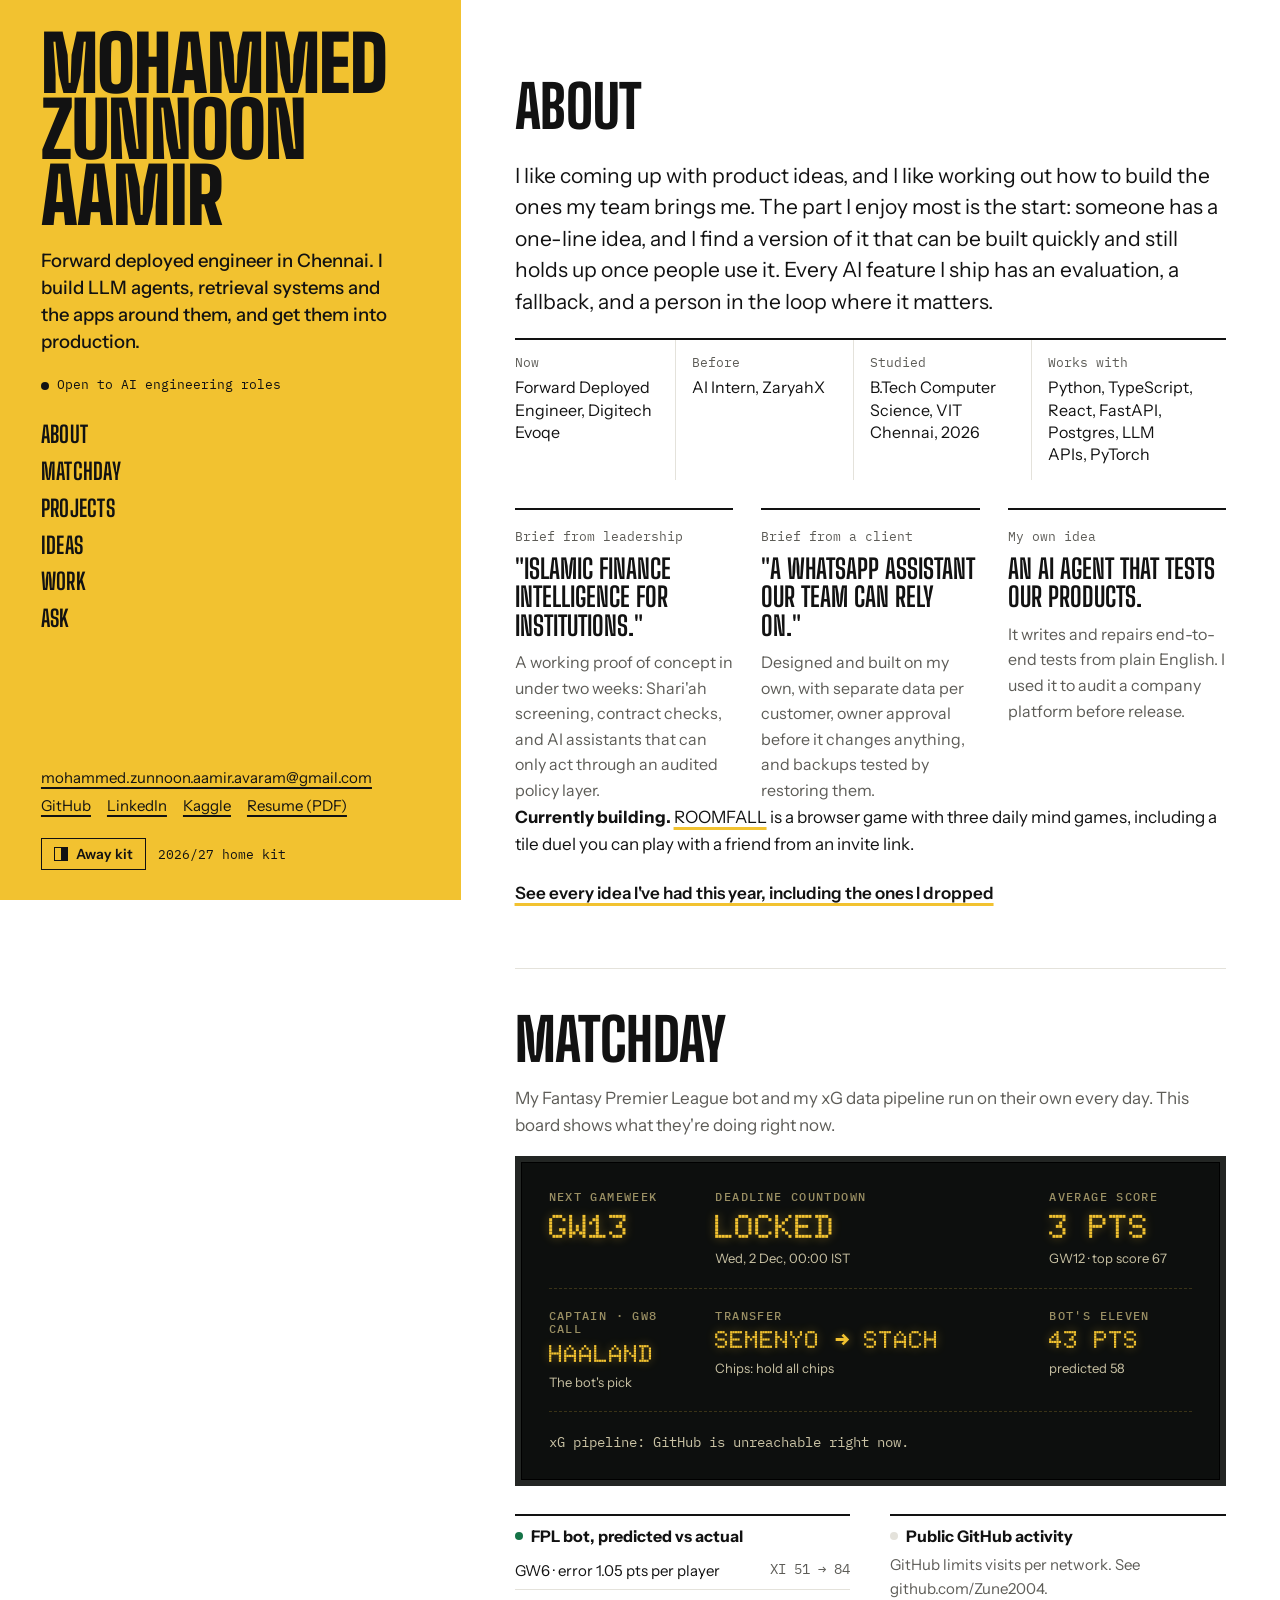
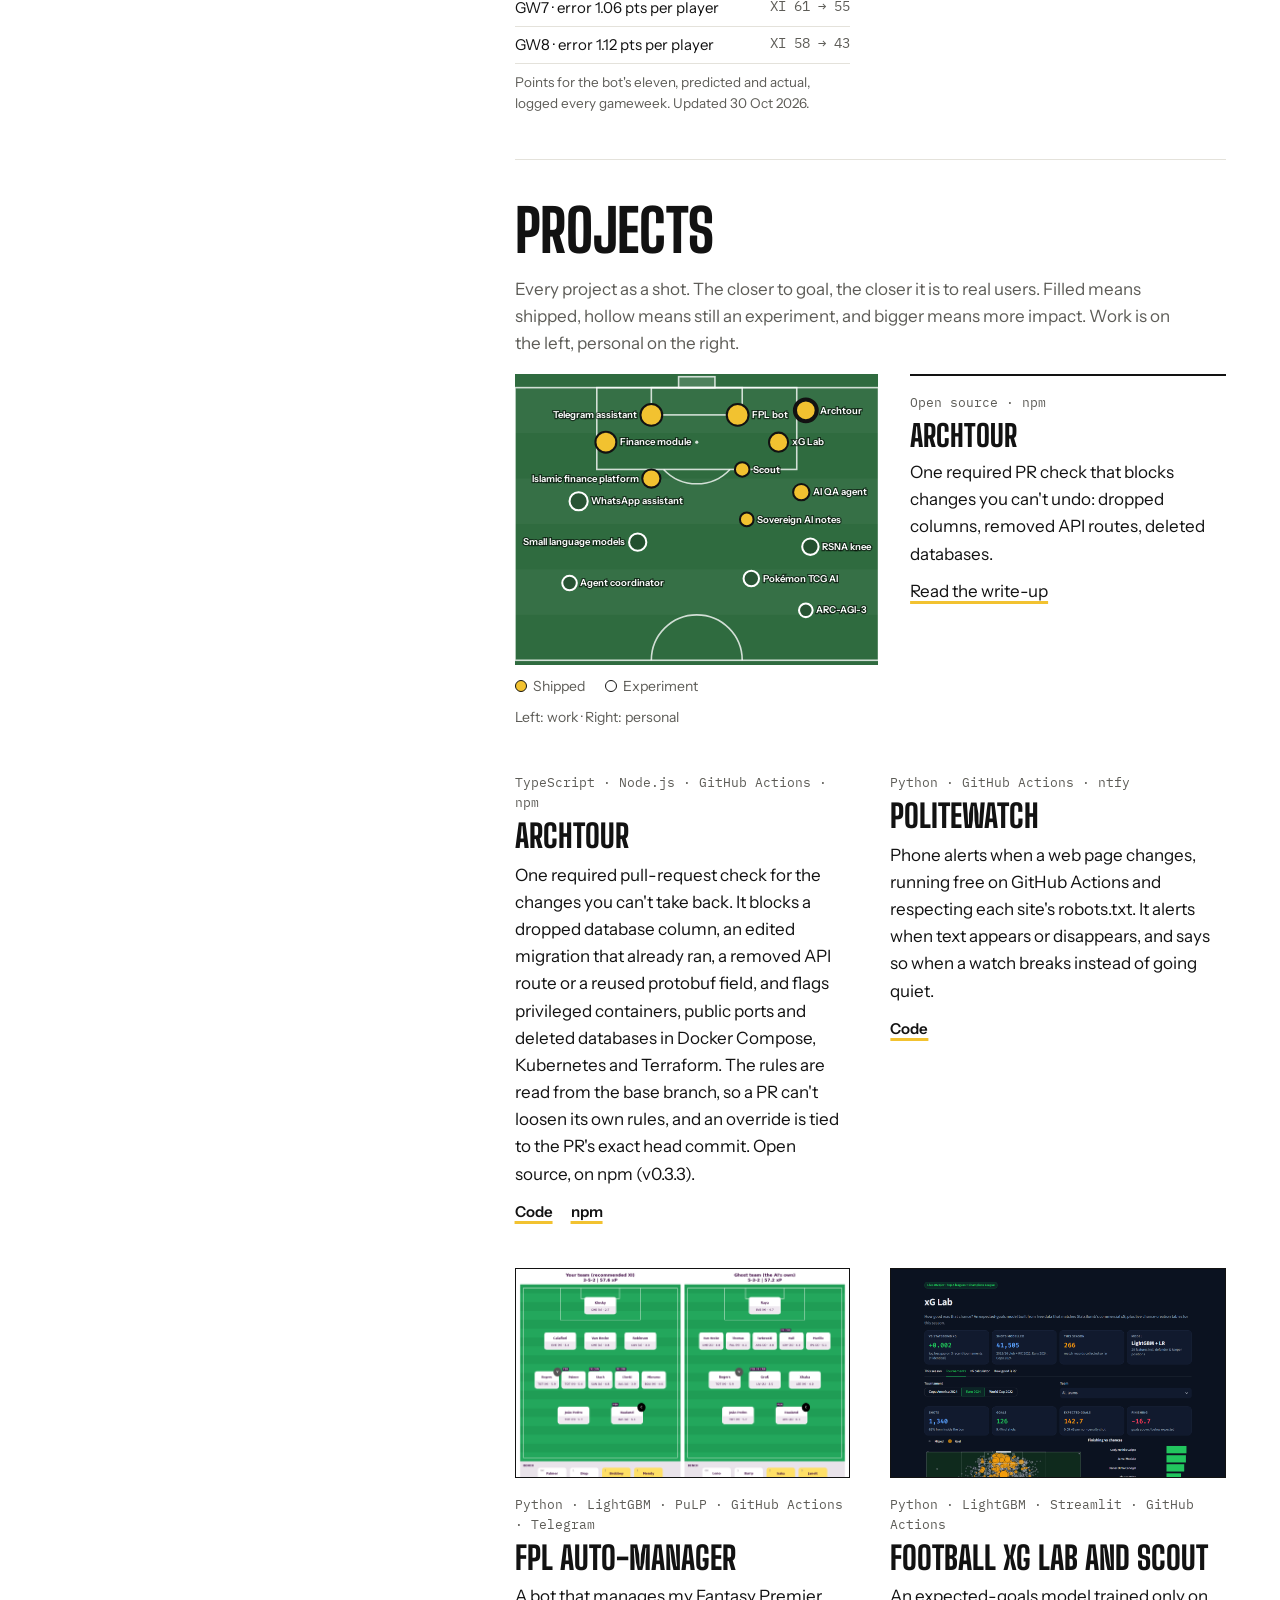
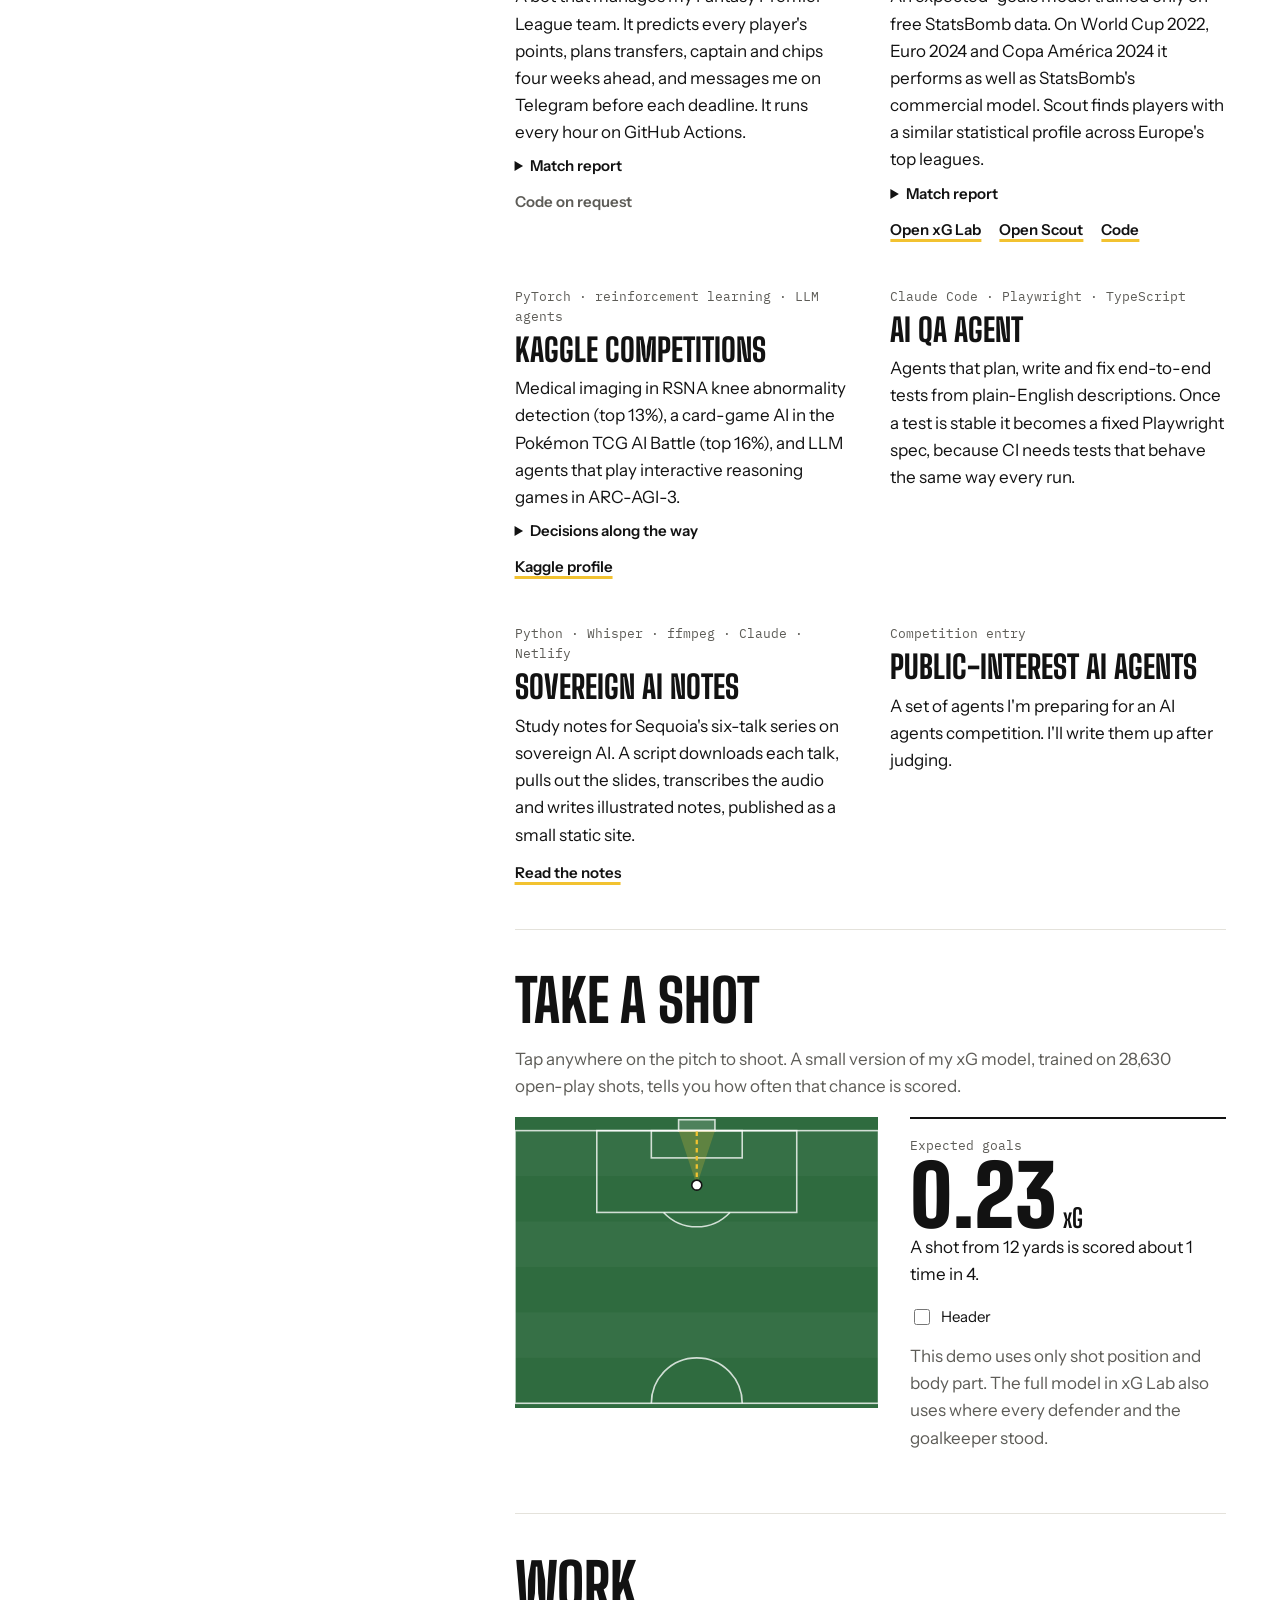
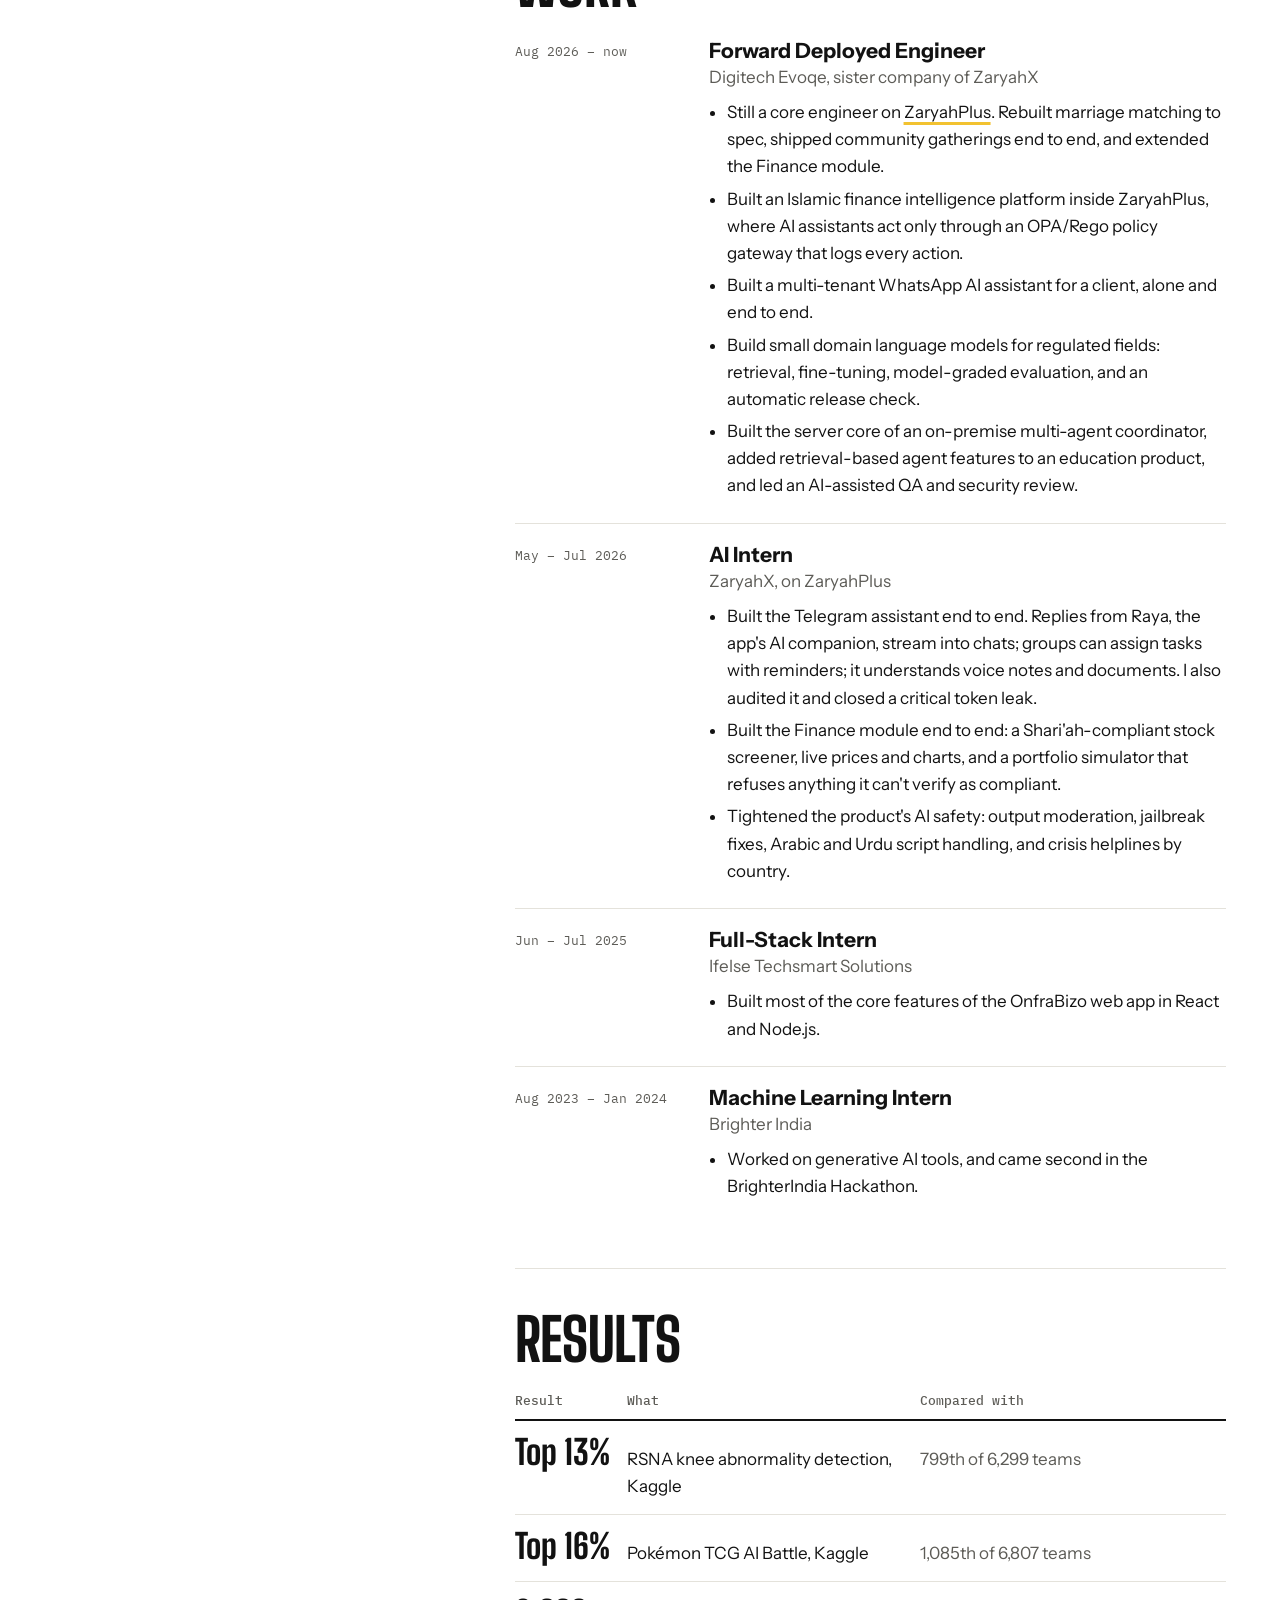
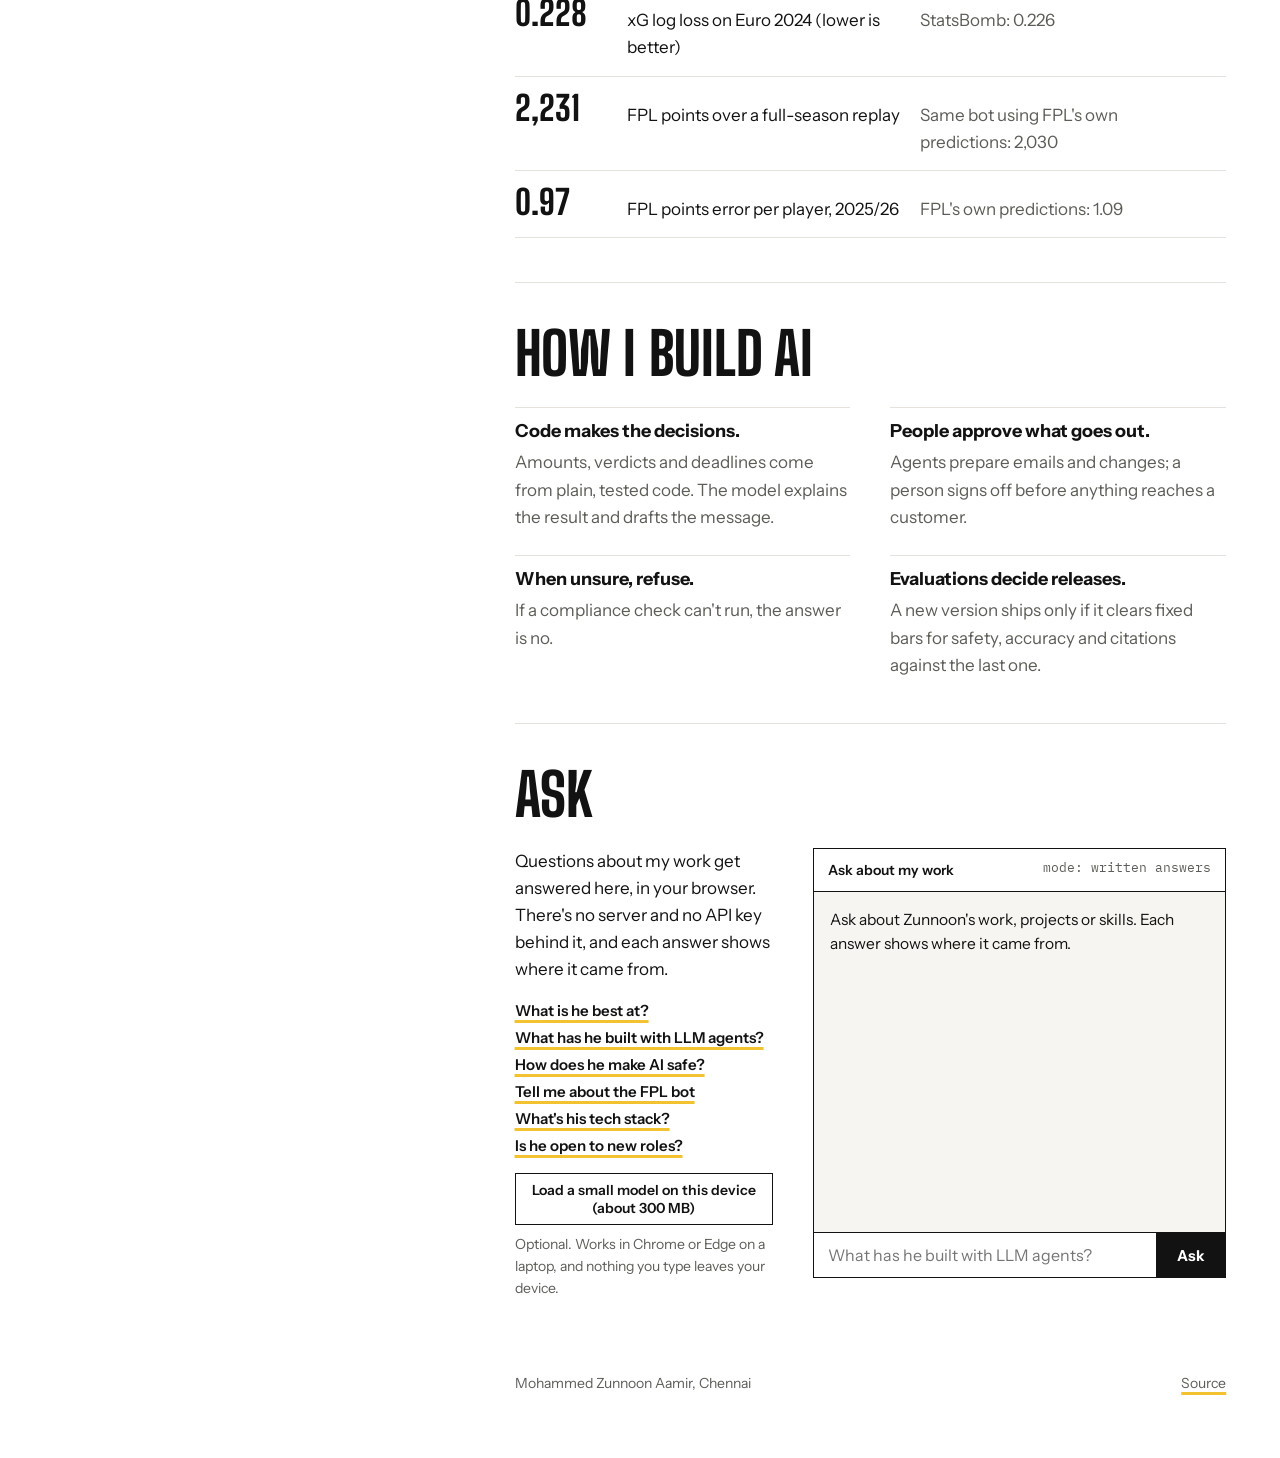
<file: index.html>
<!doctype html>
<html lang="en">
<head>
<meta charset="utf-8">
<meta name="viewport" content="width=device-width, initial-scale=1">
<title>Mohammed Zunnoon Aamir</title>
<meta name="description" content="Mohammed Zunnoon Aamir, Forward deployed engineer in Chennai. I build LLM agents, retrieval systems and the apps around them, and get them into production.">
<meta property="og:title" content="Mohammed Zunnoon Aamir">
<meta property="og:description" content="Forward deployed engineer in Chennai. Work, projects, a live matchday board and the ideas I've signed and released.">
<meta property="og:image" content="https://zune2004.github.io/assets/img/og.png">
<meta name="twitter:card" content="summary_large_image">
<meta name="theme-color" content="#f2c230">
<link rel="icon" href="data:image/svg+xml,<svg xmlns='http://www.w3.org/2000/svg' viewBox='0 0 32 32'><rect width='32' height='32' fill='%23f2c230'/><text x='16' y='25' font-family='Arial Narrow,Arial' font-size='24' font-weight='900' fill='%23121212' text-anchor='middle'>Z</text></svg>">
<link rel="preconnect" href="https://fonts.googleapis.com">
<link rel="preconnect" href="https://fonts.gstatic.com" crossorigin>
<link href="https://fonts.googleapis.com/css2?family=Big+Shoulders+Display:wght@700;800;900&family=Doto:wght@900&family=IBM+Plex+Mono:wght@400;500&family=Instrument+Sans:wght@400;500;600;700&display=swap" rel="stylesheet">
<link rel="stylesheet" href="assets/css/site.css">
<script>
  try { var t = localStorage.getItem('theme'); if (t) document.documentElement.setAttribute('data-theme', t); } catch (e) {}
</script>
</head>
<body>
<div class="shell">

<aside class="panel">
  <h1 class="name"><a href="index.html">Mohammed<br>Zunnoon<br>Aamir</a></h1>
  <p class="role">Forward deployed engineer in Chennai. I build LLM agents, retrieval systems and the apps around them, and get them into production.</p>
  <span class="status">Open to AI engineering roles</span>
  <nav aria-label="Sections">
    <a href="#about">About</a>
    <a href="#matchday">Matchday</a>
    <a href="#projects">Projects</a>
    <a href="ideas.html">Ideas</a>
    <a href="#work">Work</a>
    <a href="#ask">Ask</a>
  </nav>
  <div class="contact">
    <a href="mailto:mohammed.zunnoon.aamir.avaram@gmail.com">mohammed.zunnoon.aamir.avaram@gmail.com</a>
    <div class="row">
      <a href="https://github.com/Zune2004">GitHub</a>
      <a href="https://linkedin.com/in/zunnoon-a68156202">LinkedIn</a>
      <a href="https://www.kaggle.com/mozune4002">Kaggle</a>
      <a href="assets/Mohammed-Zunnoon-Aamir-Resume.pdf">Resume (PDF)</a>
    </div>
  </div>
  <div class="kit">
    <button id="theme" type="button"><span class="swatch" aria-hidden="true"></span><span id="kit-label">Away kit</span></button>
    <span class="season" id="kit-season">2026/27 home kit</span>
  </div>
</aside>

<main class="content">

  <section class="sec" id="about">
    <h2>About</h2>
    <p class="lead">I like coming up with product ideas, and I like working out how to build the ones my team brings me.
      The part I enjoy most is the start: someone has a one-line idea, and I find a version of it that can be built quickly and
      still holds up once people use it. Every AI feature I ship has an evaluation, a fallback, and a person in the loop where it matters.</p>
    <dl class="facts">
      <div><dt>Now</dt><dd>Forward Deployed Engineer, Digitech Evoqe</dd></div>
      <div><dt>Before</dt><dd>AI Intern, ZaryahX</dd></div>
      <div><dt>Studied</dt><dd>B.Tech Computer Science, VIT Chennai, 2026</dd></div>
      <div><dt>Works with</dt><dd>Python, TypeScript, React, FastAPI, Postgres, LLM APIs, PyTorch</dd></div>
    </dl>
    <div class="briefs">
      <div class="brief">
        <span class="label">Brief from leadership</span>
        <div class="quote">"Islamic finance intelligence for institutions."</div>
        <p>A working proof of concept in under two weeks: Shari'ah screening, contract checks, and AI assistants that can only act through an audited policy layer.</p>
      </div>
      <div class="brief">
        <span class="label">Brief from a client</span>
        <div class="quote">"A WhatsApp assistant our team can rely on."</div>
        <p>Designed and built on my own, with separate data per customer, owner approval before it changes anything, and backups tested by restoring them.</p>
      </div>
      <div class="brief">
        <span class="label">My own idea</span>
        <div class="quote">An AI agent that tests our products.</div>
        <p>It writes and repairs end-to-end tests from plain English. I used it to audit a company platform before release.</p>
      </div>
    </div>
    <p><strong>Currently building.</strong> <a href="https://roomfall.pages.dev/">ROOMFALL</a> is a browser game with three daily mind games, including a tile duel you can play with a friend from an invite link.</p>
    <p class="more"><a href="ideas.html">See every idea I've had this year, including the ones I dropped</a></p>
  </section>

  <section class="sec" id="matchday">
    <h2>Matchday</h2>
    <p class="sec-intro">My Fantasy Premier League bot and my xG data pipeline run on their own every day. This board shows what they're doing right now.</p>
    <div class="board" role="region" aria-label="Live scoreboard">
      <div class="board-grid" id="board">
        <div class="cell"><div class="k">Next gameweek</div><div class="v" id="b-gw">--</div></div>
        <div class="cell wide"><div class="k">Deadline countdown</div><div class="v" id="b-count">--:--:--</div><div class="s" id="b-deadline">Loading the fixture list…</div></div>
        <div class="cell"><div class="k">Average score</div><div class="v" id="b-avg">--</div><div class="s" id="b-top"></div></div>
        <hr>
        <div class="cell"><div class="k" id="b-call">Captain</div><div class="v sm" id="b-cap">--</div><div class="s">The bot's pick</div></div>
        <div class="cell wide"><div class="k">Transfer</div><div class="v sm" id="b-transfer">--</div><div class="s" id="b-chips"></div></div>
        <div class="cell"><div class="k">Bot's eleven</div><div class="v sm" id="b-pts">--</div><div class="s" id="b-pred"></div></div>
        <hr>
        <div class="ticker" id="b-ticker">xG pipeline: loading today's matches…</div>
      </div>
    </div>
    <div class="board-foot">
      <div class="live-card" id="live-acc"><h3><span class="dot"></span>FPL bot, predicted vs actual</h3><div class="skeleton">Loading…</div></div>
      <div class="live-card" id="live-gh"><h3><span class="dot"></span>Public GitHub activity</h3><div class="skeleton">Asking GitHub…</div></div>
    </div>
  </section>

  <section class="sec" id="projects">
    <h2>Projects</h2>
    <p class="sec-intro">Every project as a shot. The closer to goal, the closer it is to real users. Filled means shipped, hollow means still an experiment, and bigger means more impact. Work is on the left, personal on the right.</p>
    <div class="pitch-wrap">
      <div>
        <svg class="pitch" id="shotmap" viewBox="0 -3 80 64" role="img" aria-label="Shot map of projects"></svg>
        <div class="legend"><span><i class="g"></i>Shipped</span><span><i class="m"></i>Experiment</span><span>Left: work · Right: personal</span></div>
      </div>
      <div class="shot-card" id="shot-card" aria-live="polite">
        <span class="label">Tap a shot</span>
        <h3>Pick a project</h3>
        <p class="muted">Each marker opens a short summary. The full write-ups are below.</p>
      </div>
    </div>

    <div class="projects">
      <article class="project" id="p-archtour">
        <span class="label">TypeScript · Node.js · GitHub Actions · npm</span>
        <h3>Archtour</h3>
        <p>One required pull-request check for the changes you can't take back. It blocks a dropped database column, an edited
          migration that already ran, a removed API route or a reused protobuf field, and flags privileged containers, public ports
          and deleted databases in Docker Compose, Kubernetes and Terraform. The rules are read from the base branch, so a PR can't
          loosen its own rules, and an override is tied to the PR's exact head commit. Open source, on npm (v0.3.3).</p>
        <div class="links">
          <a href="https://github.com/Zune2004/archtour">Code</a>
          <a href="https://www.npmjs.com/package/archtour">npm</a>
        </div>
      </article>

      <article class="project" id="p-politewatch">
        <span class="label">Python · GitHub Actions · ntfy</span>
        <h3>politewatch</h3>
        <p>Phone alerts when a web page changes, running free on GitHub Actions and respecting each site's robots.txt. It alerts
          when text appears or disappears, and says so when a watch breaks instead of going quiet.</p>
        <div class="links"><a href="https://github.com/Zune2004/politewatch">Code</a></div>
      </article>

      <article class="project" id="p-fpl">
        <div class="shotimg"><img src="assets/img/fpl-lineup.png" alt="The FPL bot's recommended starting eleven next to its own ghost team" loading="lazy"></div>
        <span class="label">Python · LightGBM · PuLP · GitHub Actions · Telegram</span>
        <h3>FPL Auto-Manager</h3>
        <p>A bot that manages my Fantasy Premier League team. It predicts every player's points, plans transfers, captain and chips
          four weeks ahead, and messages me on Telegram before each deadline. It runs every hour on GitHub Actions.</p>
        <details class="report">
          <summary>Match report</summary>
          <div class="score"><span class="team">Bot using FPL's own predictions</span><span class="nums">2,030 – 2,231</span><span class="team">My bot</span></div>
          <ol class="moments">
            <li><time>8 Oct</time>Integer-programming optimiser plans four gameweeks of transfers; a full replay of 2025/26 wins by 201 points.</li>
            <li><time>8 Oct</time>Found that a popular dataset's "expected points" column was recorded after the matches, so I only compare against it on clean data.</li>
            <li><time>8 Oct</time>Moved to GitHub Actions: an hourly check that only wakes the full pipeline near a deadline, with reports on Telegram.</li>
            <li><time>8 Oct</time>Reads my real team from a screenshot with free OCR, so the bot never needs my FPL password.</li>
            <li><time>9 Oct</time>Smaller trees (15 leaves instead of 31) beat the old model on both replay seasons.</li>
          </ol>
          <p class="motm"><b>Player of the match</b>Splitting the model in two: one part predicts whether a player plays, the other how many points he scores if he does.</p>
        </details>
        <div class="links"><span class="muted">Code on request</span></div>
      </article>

      <article class="project" id="p-xg">
        <div class="shotimg"><img src="assets/img/xg-tournaments.png" alt="xG Lab comparing its predictions with StatsBomb's by tournament" loading="lazy"></div>
        <span class="label">Python · LightGBM · Streamlit · GitHub Actions</span>
        <h3>Football xG Lab and Scout</h3>
        <p>An expected-goals model trained only on free StatsBomb data. On World Cup 2022, Euro 2024 and Copa América 2024 it performs
          as well as StatsBomb's commercial model. Scout finds players with a similar statistical profile across Europe's top leagues.</p>
        <details class="report">
          <summary>Match report</summary>
          <div class="score"><span class="team">StatsBomb, Euro 2024 log loss</span><span class="nums">0.226 – 0.228</span><span class="team">My model</span></div>
          <ol class="moments">
            <li><time>8 Oct</time>Added freeze frames, where every player stood at the shot. They closed 95% of the gap to StatsBomb.</li>
            <li><time>9 Oct</time>Tested on three tournaments the model never saw, and published the app.</li>
            <li><time>9 Oct</time>Daily GitHub Actions jobs started pulling current-season data for the top five leagues.</li>
            <li><time>9 Oct</time>Added "why this number": each shot's xG broken down factor by factor.</li>
            <li><time>21 Oct</time>The data source began rate-limiting; the job now retries and saves partial progress.</li>
          </ol>
          <p class="motm"><b>Player of the match</b>Splitting train and test data by match, so shots from one game never leak between them.</p>
        </details>
        <div class="links">
          <a href="https://xg-lab-football.streamlit.app/">Open xG Lab</a>
          <a href="https://football-scout-labs.streamlit.app/">Open Scout</a>
          <a href="https://github.com/Zune2004/football-xg-lab">Code</a>
        </div>
      </article>

      <article class="project" id="p-kaggle">
        <span class="label">PyTorch · reinforcement learning · LLM agents</span>
        <h3>Kaggle competitions</h3>
        <p>Medical imaging in RSNA knee abnormality detection (top 13%), a card-game AI in the Pokémon TCG AI Battle (top 16%), and LLM
          agents that play interactive reasoning games in ARC-AGI-3.</p>
        <details class="decisions">
          <summary>Decisions along the way</summary>
          <ul>
            <li><strong>Batched every game decision</strong> into one GPU call, which made self-play training about six times faster.</li>
            <li><strong>One change per submission,</strong> written down before running, so I always know what moved the score.</li>
            <li><strong>Read the top 50 solutions</strong> after RSNA closed to see what I missed.</li>
          </ul>
        </details>
        <div class="links"><a href="https://www.kaggle.com/mozune4002">Kaggle profile</a></div>
      </article>

      <article class="project" id="p-qa">
        <span class="label">Claude Code · Playwright · TypeScript</span>
        <h3>AI QA agent</h3>
        <p>Agents that plan, write and fix end-to-end tests from plain-English descriptions. Once a test is stable it becomes a fixed
          Playwright spec, because CI needs tests that behave the same way every run.</p>
      </article>

      <article class="project" id="p-notes">
        <span class="label">Python · Whisper · ffmpeg · Claude · Netlify</span>
        <h3>Sovereign AI notes</h3>
        <p>Study notes for Sequoia's six-talk series on sovereign AI. A script downloads each talk, pulls out the slides, transcribes the
          audio and writes illustrated notes, published as a small static site.</p>
        <div class="links"><a href="https://sovereign-ai-notes.netlify.app">Read the notes</a></div>
      </article>

      <article class="project" id="p-agents">
        <span class="label">Competition entry</span>
        <h3>Public-interest AI agents</h3>
        <p>A set of agents I'm preparing for an AI agents competition. I'll write them up after judging.</p>
      </article>
    </div>
  </section>

  <section class="sec" id="shoot">
    <h2>Take a shot</h2>
    <p class="sec-intro">Tap anywhere on the pitch to shoot. A small version of my xG model, trained on 28,630 open-play shots, tells you how often that chance is scored.</p>
    <div class="pitch-wrap">
      <svg class="pitch" id="demo" viewBox="0 -3 80 64" role="img" aria-label="Tap the pitch to take a shot"></svg>
      <div class="demo-out">
        <span class="label">Expected goals</span>
        <div class="xg" id="demo-xg">0.23<small>xG</small></div>
        <p id="demo-text">From the penalty spot in open play, this is scored about 1 time in 4.</p>
        <div class="demo-opts">
          <label for="demo-head"><input type="checkbox" id="demo-head"> Header</label>
        </div>
        <p class="muted" id="demo-note">This demo uses only shot position and body part. The full model in xG Lab also uses where every defender and the goalkeeper stood.</p>
      </div>
    </div>
  </section>

  <section class="sec" id="work">
    <h2>Work</h2>
    <div class="role-row">
      <div class="when">Aug 2026 – now</div>
      <div>
        <h3>Forward Deployed Engineer</h3>
        <div class="org">Digitech Evoqe, sister company of ZaryahX</div>
        <ul>
          <li>Still a core engineer on <a href="https://zaryahplus.com">ZaryahPlus</a>. Rebuilt marriage matching to spec, shipped community gatherings end to end, and extended the Finance module.</li>
          <li>Built an Islamic finance intelligence platform inside ZaryahPlus, where AI assistants act only through an OPA/Rego policy gateway that logs every action.</li>
          <li>Built a multi-tenant WhatsApp AI assistant for a client, alone and end to end.</li>
          <li>Build small domain language models for regulated fields: retrieval, fine-tuning, model-graded evaluation, and an automatic release check.</li>
          <li>Built the server core of an on-premise multi-agent coordinator, added retrieval-based agent features to an education product, and led an AI-assisted QA and security review.</li>
        </ul>
      </div>
    </div>
    <div class="role-row">
      <div class="when">May – Jul 2026</div>
      <div>
        <h3>AI Intern</h3>
        <div class="org">ZaryahX, on ZaryahPlus</div>
        <ul>
          <li>Built the Telegram assistant end to end. Replies from Raya, the app's AI companion, stream into chats; groups can assign tasks with reminders; it understands voice notes and documents. I also audited it and closed a critical token leak.</li>
          <li>Built the Finance module end to end: a Shari'ah-compliant stock screener, live prices and charts, and a portfolio simulator that refuses anything it can't verify as compliant.</li>
          <li>Tightened the product's AI safety: output moderation, jailbreak fixes, Arabic and Urdu script handling, and crisis helplines by country.</li>
        </ul>
      </div>
    </div>
    <div class="role-row">
      <div class="when">Jun – Jul 2025</div>
      <div>
        <h3>Full-Stack Intern</h3>
        <div class="org">Ifelse Techsmart Solutions</div>
        <ul><li>Built most of the core features of the OnfraBizo web app in React and Node.js.</li></ul>
      </div>
    </div>
    <div class="role-row">
      <div class="when">Aug 2023 – Jan 2024</div>
      <div>
        <h3>Machine Learning Intern</h3>
        <div class="org">Brighter India</div>
        <ul><li>Worked on generative AI tools, and came second in the BrighterIndia Hackathon.</li></ul>
      </div>
    </div>
  </section>

  <section class="sec" id="results">
    <h2>Results</h2>
    <div class="table-scroll">
      <table class="results">
        <thead><tr><th>Result</th><th>What</th><th>Compared with</th></tr></thead>
        <tbody>
          <tr><td class="n">Top 13%</td><td>RSNA knee abnormality detection, Kaggle</td><td class="muted">799th of 6,299 teams</td></tr>
          <tr><td class="n">Top 16%</td><td>Pokémon TCG AI Battle, Kaggle</td><td class="muted">1,085th of 6,807 teams</td></tr>
          <tr><td class="n">0.228</td><td>xG log loss on Euro 2024 (lower is better)</td><td class="muted">StatsBomb: 0.226</td></tr>
          <tr><td class="n">2,231</td><td>FPL points over a full-season replay</td><td class="muted">Same bot using FPL's own predictions: 2,030</td></tr>
          <tr><td class="n">0.97</td><td>FPL points error per player, 2025/26</td><td class="muted">FPL's own predictions: 1.09</td></tr>
        </tbody>
      </table>
    </div>
  </section>

  <section class="sec" id="approach">
    <h2>How I build AI</h2>
    <div class="principles">
      <div><h3>Code makes the decisions.</h3><p>Amounts, verdicts and deadlines come from plain, tested code. The model explains the result and drafts the message.</p></div>
      <div><h3>People approve what goes out.</h3><p>Agents prepare emails and changes; a person signs off before anything reaches a customer.</p></div>
      <div><h3>When unsure, refuse.</h3><p>If a compliance check can't run, the answer is no.</p></div>
      <div><h3>Evaluations decide releases.</h3><p>A new version ships only if it clears fixed bars for safety, accuracy and citations against the last one.</p></div>
    </div>
  </section>

  <section class="sec" id="ask">
    <h2>Ask</h2>
    <div class="ask-grid">
      <div>
        <p>Questions about my work get answered here, in your browser. There's no server and no API key behind it, and each answer shows where it came from.</p>
        <div class="ask-sugg" id="ask-sugg"></div>
        <div class="ask-tiers">
          <button type="button" id="load-llm">Load a small model on this device (about 300 MB)</button>
          <span id="llm-note">Optional. Works in Chrome or Edge on a laptop, and nothing you type leaves your device.</span>
          <div class="progress" id="llm-progress"><i></i></div>
        </div>
      </div>
      <div class="console">
        <div class="ask-head"><span>Ask about my work</span><span class="mode" id="ask-mode">mode: written answers</span></div>
        <div class="ask-log" id="ask-log" aria-live="polite"></div>
        <form class="ask-form" id="ask-form">
          <input id="ask-input" type="text" autocomplete="off" placeholder="What has he built with LLM agents?" aria-label="Your question">
          <button type="submit">Ask</button>
        </form>
      </div>
    </div>
  </section>

  <div class="foot">
    <span>Mohammed Zunnoon Aamir, Chennai</span>
    <a href="https://github.com/Zune2004/Zune2004.github.io">Source</a>
  </div>
</main>

</div>
<script src="assets/js/site.js" defer></script>
<script type="module" src="assets/js/ask.js"></script>
</body>
</html>
</file>
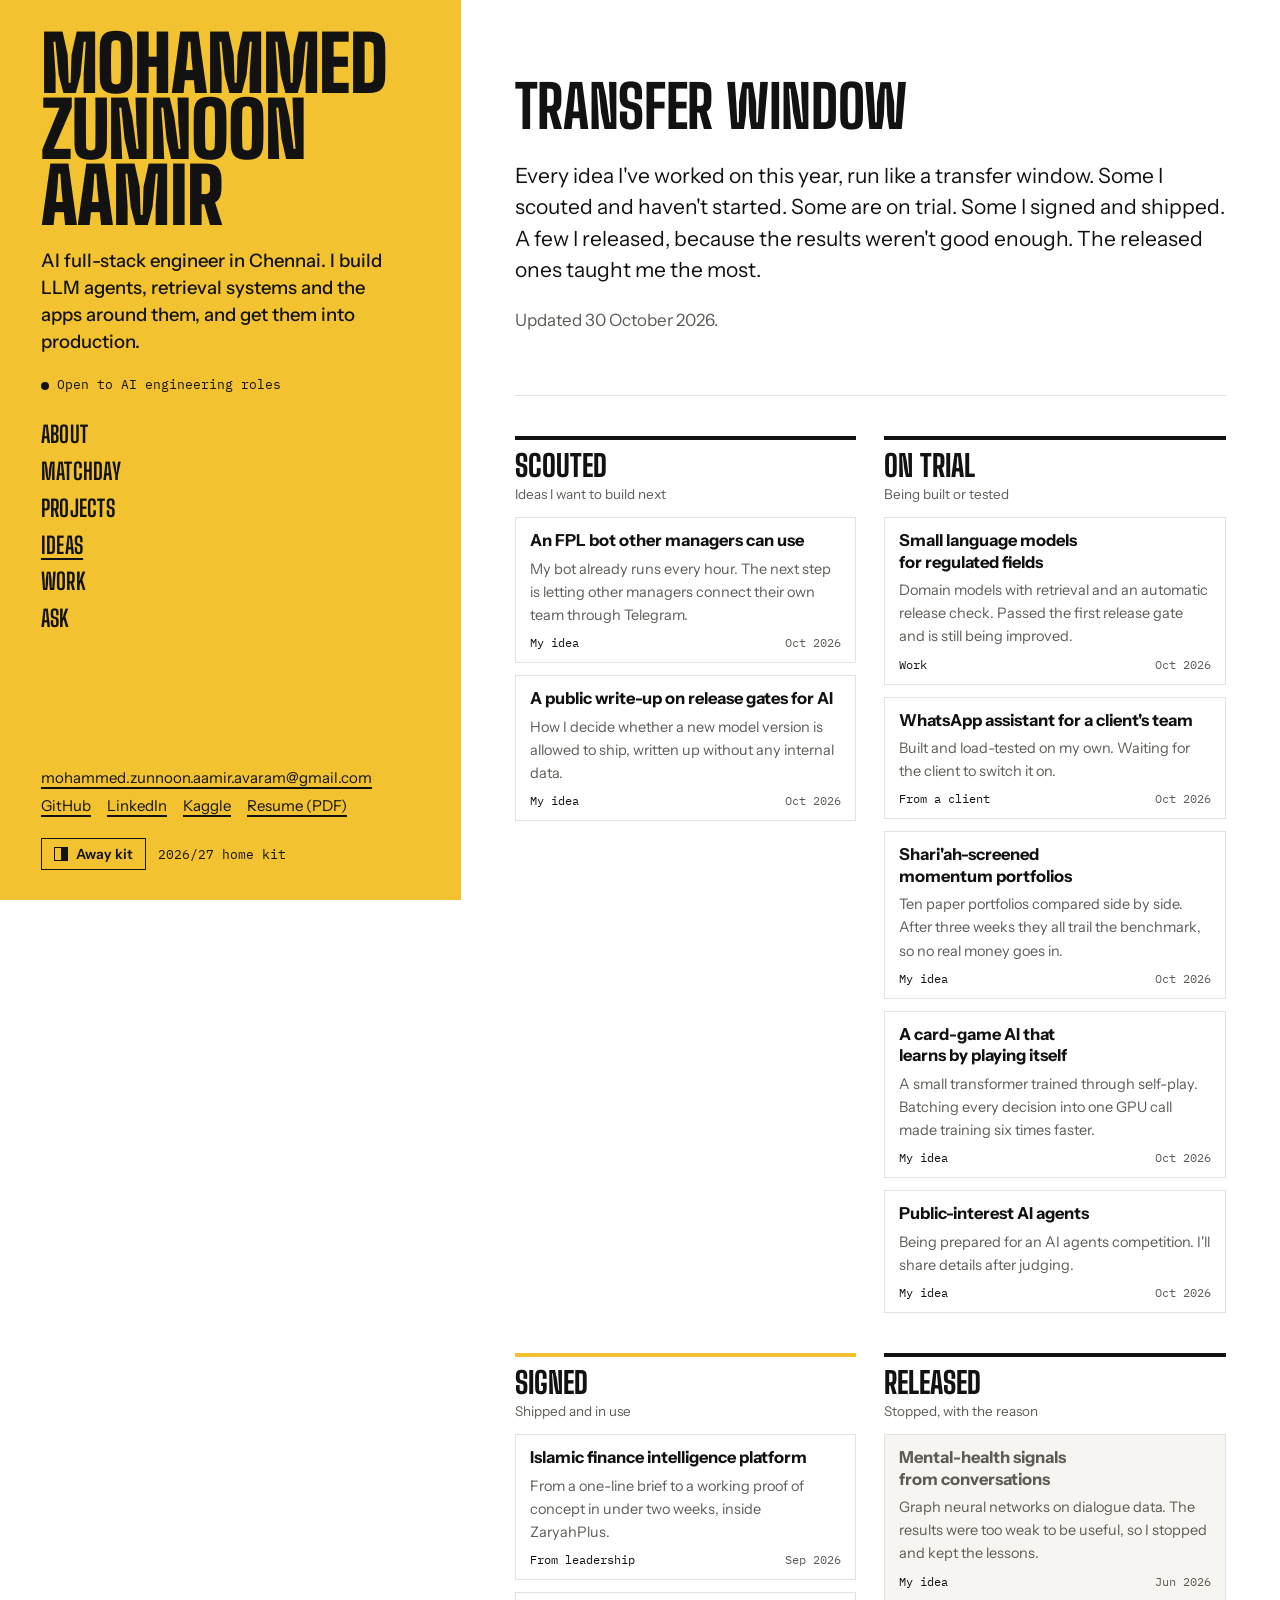
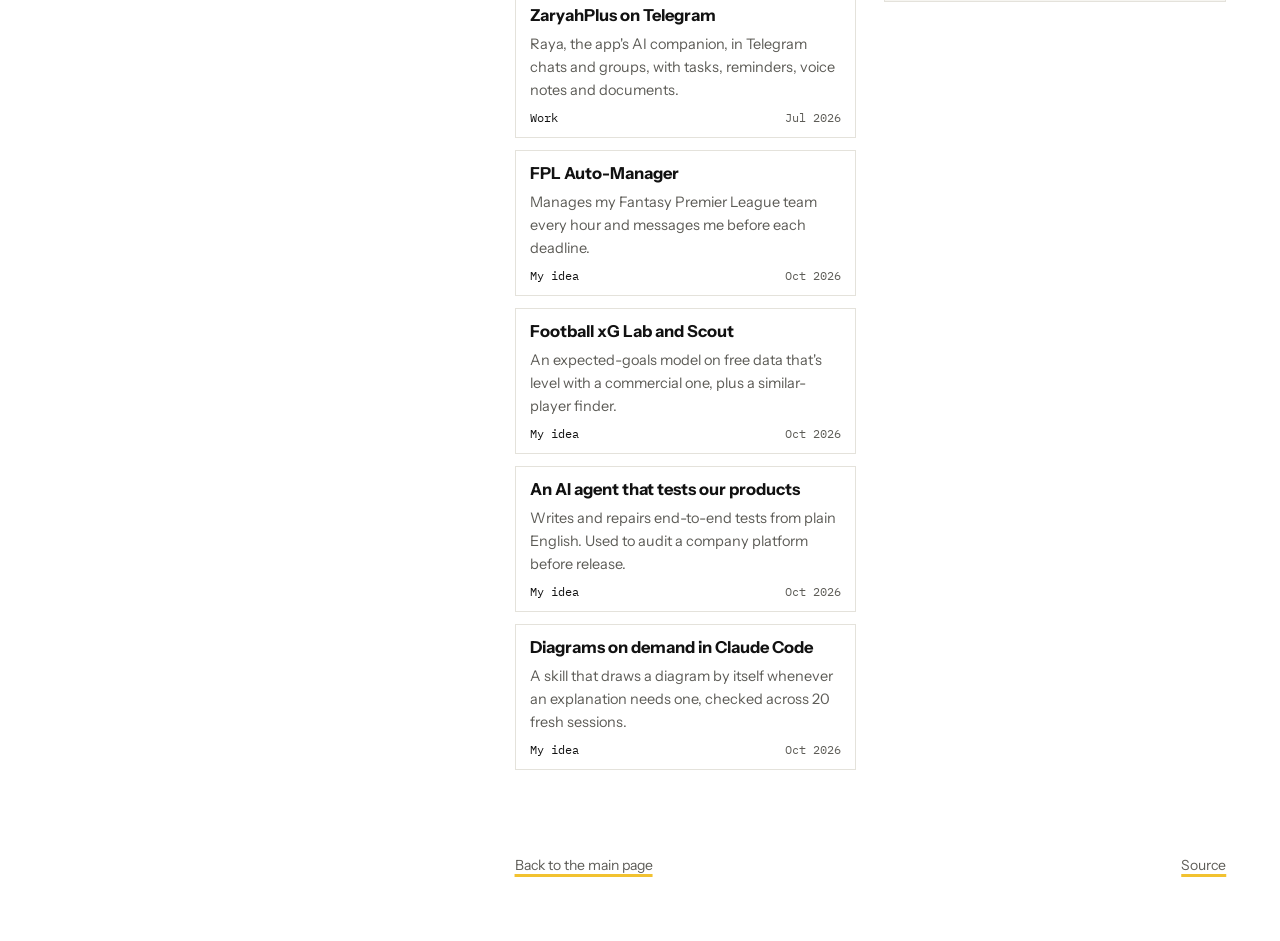
<file: ideas.html>
<!doctype html>
<html lang="en">
<head>
<meta charset="utf-8">
<meta name="viewport" content="width=device-width, initial-scale=1">
<title>Ideas · Mohammed Zunnoon Aamir</title>
<meta name="description" content="Every idea I've worked on this year, run like a transfer window: scouted, trialled, signed or released.">
<meta property="og:title" content="Ideas · Mohammed Zunnoon Aamir">
<meta property="og:description" content="Every idea I've worked on this year: scouted, trialled, signed or released.">
<meta property="og:image" content="https://zune2004.github.io/assets/img/og.png">
<meta name="theme-color" content="#f2c230">
<link rel="icon" href="data:image/svg+xml,<svg xmlns='http://www.w3.org/2000/svg' viewBox='0 0 32 32'><rect width='32' height='32' fill='%23f2c230'/><text x='16' y='25' font-family='Arial Narrow,Arial' font-size='24' font-weight='900' fill='%23121212' text-anchor='middle'>Z</text></svg>">
<link rel="preconnect" href="https://fonts.googleapis.com">
<link rel="preconnect" href="https://fonts.gstatic.com" crossorigin>
<link href="https://fonts.googleapis.com/css2?family=Big+Shoulders+Display:wght@700;800;900&family=IBM+Plex+Mono:wght@400;500&family=Instrument+Sans:wght@400;500;600;700&display=swap" rel="stylesheet">
<link rel="stylesheet" href="assets/css/site.css">
<script>
  try { var t = localStorage.getItem('theme'); if (t) document.documentElement.setAttribute('data-theme', t); } catch (e) {}
</script>
</head>
<body>
<div class="shell">

<aside class="panel">
  <h1 class="name"><a href="index.html">Mohammed<br>Zunnoon<br>Aamir</a></h1>
  <p class="role">AI full-stack engineer in Chennai. I build LLM agents, retrieval systems and the apps around them, and get them into production.</p>
  <span class="status">Open to AI engineering roles</span>
  <nav aria-label="Sections">
    <a href="index.html#about">About</a>
    <a href="index.html#matchday">Matchday</a>
    <a href="index.html#projects">Projects</a>
    <a href="ideas.html" aria-current="page">Ideas</a>
    <a href="index.html#work">Work</a>
    <a href="index.html#ask">Ask</a>
  </nav>
  <div class="contact">
    <a href="mailto:mohammed.zunnoon.aamir.avaram@gmail.com">mohammed.zunnoon.aamir.avaram@gmail.com</a>
    <div class="row">
      <a href="https://github.com/Zune2004">GitHub</a>
      <a href="https://linkedin.com/in/zunnoon-a68156202">LinkedIn</a>
      <a href="https://www.kaggle.com/mozune4002">Kaggle</a>
      <a href="assets/Mohammed-Zunnoon-Aamir-Resume.pdf">Resume (PDF)</a>
    </div>
  </div>
  <div class="kit">
    <button id="theme" type="button"><span class="swatch" aria-hidden="true"></span><span id="kit-label">Away kit</span></button>
    <span class="season" id="kit-season">2026/27 home kit</span>
  </div>
</aside>

<main class="content">
  <section class="sec">
    <h1 class="page-title">Transfer window</h1>
    <p class="lead">Every idea I've worked on this year, run like a transfer window. Some I scouted and haven't started. Some are on trial.
      Some I signed and shipped. A few I released, because the results weren't good enough. The released ones taught me the most.</p>
    <p class="muted">Updated 30 October 2026.</p>
  </section>

  <section class="sec">
    <div class="window">
      <div class="col">
        <div class="col-head"><h2>Scouted</h2><p>Ideas I want to build next</p></div>
        <article class="idea">
          <h3>An FPL bot other managers can use</h3>
          <p>My bot already runs every hour. The next step is letting other managers connect their own team through Telegram.</p>
          <div class="meta"><span class="src">My idea</span><span>Oct 2026</span></div>
        </article>
        <article class="idea">
          <h3>A public write-up on release gates for AI</h3>
          <p>How I decide whether a new model version is allowed to ship, written up without any internal data.</p>
          <div class="meta"><span class="src">My idea</span><span>Oct 2026</span></div>
        </article>
      </div>

      <div class="col">
        <div class="col-head"><h2>On trial</h2><p>Being built or tested</p></div>
        <article class="idea">
          <h3>Small language models for regulated fields</h3>
          <p>Domain models with retrieval and an automatic release check. Passed the first release gate and is still being improved.</p>
          <div class="meta"><span class="src">Work</span><span>Oct 2026</span></div>
        </article>
        <article class="idea">
          <h3>WhatsApp assistant for a client's team</h3>
          <p>Built and load-tested on my own. Waiting for the client to switch it on.</p>
          <div class="meta"><span class="src">From a client</span><span>Oct 2026</span></div>
        </article>
        <article class="idea">
          <h3>Shari'ah-screened momentum portfolios</h3>
          <p>Ten paper portfolios compared side by side. After three weeks they all trail the benchmark, so no real money goes in.</p>
          <div class="meta"><span class="src">My idea</span><span>Oct 2026</span></div>
        </article>
        <article class="idea">
          <h3>A card-game AI that learns by playing itself</h3>
          <p>A small transformer trained through self-play. Batching every decision into one GPU call made training six times faster.</p>
          <div class="meta"><span class="src">My idea</span><span>Oct 2026</span></div>
        </article>
        <article class="idea">
          <h3>Public-interest AI agents</h3>
          <p>Being prepared for an AI agents competition. I'll share details after judging.</p>
          <div class="meta"><span class="src">My idea</span><span>Oct 2026</span></div>
        </article>
      </div>

      <div class="col signed">
        <div class="col-head"><h2>Signed</h2><p>Shipped and in use</p></div>
        <article class="idea">
          <h3>Islamic finance intelligence platform</h3>
          <p>From a one-line brief to a working proof of concept in under two weeks, inside ZaryahPlus.</p>
          <div class="meta"><span class="src">From leadership</span><span>Sep 2026</span></div>
        </article>
        <article class="idea">
          <h3>ZaryahPlus on Telegram</h3>
          <p>Raya, the app's AI companion, in Telegram chats and groups, with tasks, reminders, voice notes and documents.</p>
          <div class="meta"><span class="src">Work</span><span>Jul 2026</span></div>
        </article>
        <article class="idea">
          <h3>FPL Auto-Manager</h3>
          <p>Manages my Fantasy Premier League team every hour and messages me before each deadline.</p>
          <div class="meta"><span class="src">My idea</span><span>Oct 2026</span></div>
        </article>
        <article class="idea">
          <h3>Football xG Lab and Scout</h3>
          <p>An expected-goals model on free data that's level with a commercial one, plus a similar-player finder.</p>
          <div class="meta"><span class="src">My idea</span><span>Oct 2026</span></div>
        </article>
        <article class="idea">
          <h3>An AI agent that tests our products</h3>
          <p>Writes and repairs end-to-end tests from plain English. Used to audit a company platform before release.</p>
          <div class="meta"><span class="src">My idea</span><span>Oct 2026</span></div>
        </article>
        <article class="idea">
          <h3>Diagrams on demand in Claude Code</h3>
          <p>A skill that draws a diagram by itself whenever an explanation needs one, checked across 20 fresh sessions.</p>
          <div class="meta"><span class="src">My idea</span><span>Oct 2026</span></div>
        </article>
      </div>

      <div class="col released">
        <div class="col-head"><h2>Released</h2><p>Stopped, with the reason</p></div>
        <article class="idea">
          <h3>Mental-health signals from conversations</h3>
          <p>Graph neural networks on dialogue data. The results were too weak to be useful, so I stopped and kept the lessons.</p>
          <div class="meta"><span class="src">My idea</span><span>Jun 2026</span></div>
        </article>
      </div>
    </div>
  </section>

  <div class="foot">
    <a href="index.html">Back to the main page</a>
    <a href="https://github.com/Zune2004/Zune2004.github.io">Source</a>
  </div>
</main>

</div>
<script src="assets/js/site.js" defer></script>
</body>
</html>
</file>
<file: assets/css/site.css>
/* Layout: full-width split. The name panel is the club crest: turmeric "home kit" by day, black "away kit" by night.
   Football is the visual language (scoreboard, shot map, match reports); the words stay plain. Square corners, hairlines. */
:root {
  --brand: #f2c230;          /* turmeric: constant across kits */
  --paper: #ffffff;
  --ink: #121212;
  --muted: #5d5c57;
  --line: #e4e2db;
  --panel: #f2c230;
  --panel-ink: #121212;
  --ok: #157347;
  --well: #f6f5f1;
  --pitch: #2f6b3f;
  --pitch-line: rgba(255, 255, 255, .78);
  --board: #0d0f0e;
  --led: #f2c230;
  --led-dim: #3a3317;
  --display: "Big Shoulders Display", "Arial Narrow", "Roboto Condensed", sans-serif;
  --body: "Instrument Sans", "Segoe UI", Helvetica, Arial, sans-serif;
  --mono: "IBM Plex Mono", ui-monospace, Menlo, Consolas, monospace;
  --dot: "Doto", "IBM Plex Mono", ui-monospace, monospace;
  color-scheme: light;
}
@media (prefers-color-scheme: dark) {
  :root:not([data-theme="light"]) {
    --paper: #131312; --ink: #ecebe5; --muted: #a4a39c; --line: #2c2b28; --panel: #1b1a17; --panel-ink: #f2c230;
    --ok: #4cc38a; --well: #1b1b19; --pitch: #234f2f; color-scheme: dark;
  }
}
:root[data-theme="dark"] {
  --paper: #131312; --ink: #ecebe5; --muted: #a4a39c; --line: #2c2b28; --panel: #1b1a17; --panel-ink: #f2c230;
  --ok: #4cc38a; --well: #1b1b19; --pitch: #234f2f; color-scheme: dark;
}

* { box-sizing: border-box; }
html { -webkit-text-size-adjust: 100%; }
body { margin: 0; background: var(--paper); color: var(--ink); font: 17px/1.6 var(--body); -webkit-font-smoothing: antialiased; }
a { color: inherit; text-decoration: underline; text-decoration-color: var(--brand); text-decoration-thickness: 3px; text-underline-offset: 4px; }
a:hover { text-decoration-color: currentColor; }
a:focus-visible, button:focus-visible, input:focus-visible, summary:focus-visible, label:focus-within { outline: 2px solid var(--ink); outline-offset: 3px; }
img { max-width: 100%; display: block; }
h1, h2, h3 { margin: 0; line-height: 1.05; text-wrap: balance; }
p { margin: 0 0 1em; }

.shell { display: grid; grid-template-columns: minmax(340px, 36vw) minmax(0, 1fr); min-height: 100vh; }

/* ---------- panel ---------- */
.panel { background: var(--panel); color: var(--panel-ink); position: sticky; top: 0; height: 100vh; overflow-y: auto;
  display: flex; flex-direction: column; gap: 20px; padding-inline: clamp(24px, 3.2vw, 52px); padding-block: 30px; }
.panel a { text-decoration-color: currentColor; text-decoration-thickness: 1.5px; }
.panel .name { font-family: var(--display); font-weight: 900; text-transform: uppercase; font-size: clamp(56px, 6vw, 118px); line-height: 0.86; letter-spacing: -0.01em; }
.panel .name a { text-decoration: none; }
.panel .role { font-size: 18.5px; line-height: 1.45; max-width: 30ch; font-weight: 500; margin: 0; }
.panel .status { display: flex; align-items: center; gap: 8px; font-family: var(--mono); font-size: 13px; }
.panel .status::before { content: ""; width: 8px; height: 8px; border-radius: 50%; background: currentColor; }
.panel nav { display: grid; gap: 0; font-family: var(--display); font-weight: 700; font-size: 23px; text-transform: uppercase; letter-spacing: 0.01em; }
.panel nav a { text-decoration: none; width: fit-content; }
.panel nav a:hover, .panel nav a[aria-current="page"] { text-decoration: underline; text-decoration-thickness: 2px; }
.panel .contact { margin-top: auto; display: grid; gap: 4px; font-size: 15px; }
.panel .contact .row { display: flex; flex-wrap: wrap; gap: 4px 16px; }
.kit { display: flex; align-items: center; gap: 12px; flex-wrap: wrap; }
.kit button { font: 600 14px var(--body); color: var(--panel-ink); background: none; border: 1.5px solid currentColor; padding: 6px 12px; cursor: pointer; display: inline-flex; align-items: center; gap: 8px; }
.kit button:hover { background: var(--panel-ink); color: var(--panel); }
.kit .swatch { width: 14px; height: 14px; border: 1.5px solid currentColor; background: linear-gradient(90deg, #f2c230 50%, #121212 50%); }
.kit .season { font-family: var(--mono); font-size: 12.5px; }

/* ---------- content ---------- */
.content { min-width: 0; padding-inline: clamp(20px, 4.2vw, 76px); padding-block: 36px 64px; }
.sec { padding-block: 40px 44px; border-bottom: 1px solid var(--line); }
.sec:last-of-type { border-bottom: 0; }
.sec > h2, .page-title { font-family: var(--display); font-weight: 800; text-transform: uppercase; font-size: clamp(40px, 4.6vw, 64px); letter-spacing: -0.005em; margin-bottom: 22px; }
.sec-intro { max-width: 62ch; color: var(--muted); margin-top: -8px; }
.lead { font-size: 21px; line-height: 1.5; max-width: 62ch; }
.muted { color: var(--muted); }
.label { font-family: var(--mono); font-size: 12.5px; color: var(--muted); }

.facts { display: grid; grid-template-columns: repeat(4, minmax(0, 1fr)); border-top: 2px solid var(--ink); margin: 0; }
.facts div { padding: 12px 16px 14px 0; border-right: 1px solid var(--line); margin-right: 16px; }
.facts div:last-child { border-right: 0; }
.facts dt { font-family: var(--mono); font-size: 12.5px; color: var(--muted); margin-bottom: 4px; }
.facts dd { margin: 0; font-size: 16px; line-height: 1.4; }

.briefs { display: grid; grid-template-columns: repeat(3, minmax(0, 1fr)); gap: 28px; margin-top: 28px; }
.brief { border-top: 2px solid var(--ink); padding-top: 12px; }
.brief .quote { font-family: var(--display); font-weight: 700; font-size: 27px; line-height: 1.05; text-transform: uppercase; margin: 6px 0 10px; }
.brief p { font-size: 16px; color: var(--muted); margin: 0; }
.more { margin-top: 22px; font-weight: 600; }

/* ---------- matchday scoreboard ---------- */
.board { background: var(--board); color: var(--led); padding: clamp(16px, 2.4vw, 28px); border: 6px solid #232624; box-shadow: inset 0 0 0 1px #000; }
.board-grid { display: grid; grid-template-columns: repeat(4, minmax(0, 1fr)); gap: 18px 24px; }
.cell { min-width: 0; }
.cell .k { font: 500 11.5px/1.2 var(--mono); letter-spacing: .12em; text-transform: uppercase; color: #9a8f63; margin-bottom: 6px; }
.cell .v { font-family: var(--dot); font-weight: 900; font-size: clamp(26px, 2.6vw, 40px); line-height: 1; text-transform: uppercase; text-shadow: 0 0 10px rgba(242, 194, 48, .45); overflow-wrap: anywhere; }
.cell .v.sm { font-size: clamp(20px, 1.9vw, 28px); }
.cell .s { font: 13px/1.4 var(--body); color: #c9c2a4; margin-top: 6px; }
.cell.wide { grid-column: span 2; }
.cell.full { grid-column: 1 / -1; }
.board hr { grid-column: 1 / -1; border: 0; border-top: 1px dashed var(--led-dim); margin: 2px 0; width: 100%; }
.board .ticker { grid-column: 1 / -1; font: 13.5px/1.5 var(--mono); color: #c9c2a4; display: flex; flex-wrap: wrap; gap: 6px 22px; }
.board .ticker b { color: var(--led); font-weight: 500; }
.board-foot { display: grid; grid-template-columns: repeat(2, minmax(0, 1fr)); gap: 28px 40px; margin-top: 28px; }
.live-card { min-width: 0; border-top: 2px solid var(--ink); padding-top: 12px; }
.live-card h3 { font-family: var(--body); font-size: 16px; font-weight: 700; display: flex; align-items: center; gap: 8px; margin-bottom: 8px; }
.live-card h3 .dot { width: 8px; height: 8px; border-radius: 50%; background: var(--line); flex: none; }
.live-card.ok h3 .dot { background: var(--ok); }
.rows { display: grid; font-size: 15px; }
.rows .r { display: flex; justify-content: space-between; gap: 12px; padding: 6px 0; border-bottom: 1px solid var(--line); }
.rows .r span:last-child { font-family: var(--mono); font-size: 13.5px; color: var(--muted); text-align: right; font-variant-numeric: tabular-nums; }
.live-card .meta { font-size: 13.5px; color: var(--muted); margin-top: 8px; }
.skeleton { color: var(--muted); font-size: 15px; }

/* ---------- pitch graphics (shot map + take a shot) ---------- */
.pitch-wrap { display: grid; grid-template-columns: minmax(0, 1.15fr) minmax(0, 1fr); gap: 32px; align-items: start; }
.pitch { width: 100%; height: auto; display: block; background: var(--pitch); }
.pitch .ln { fill: none; stroke: var(--pitch-line); stroke-width: .35; }
.pitch .net { fill: rgba(255, 255, 255, .15); stroke: var(--pitch-line); stroke-width: .35; }
.pitch .stripe { fill: rgba(255, 255, 255, .035); }
.shot { cursor: pointer; }
.shot circle { stroke: #fff; stroke-width: .45; transition: r .15s; }
.shot.goal circle { fill: var(--brand); stroke: #121212; }
.shot.miss circle { fill: rgba(0, 0, 0, .25); }
.shot text { font: 600 2.1px var(--body); fill: #fff; paint-order: stroke; stroke: rgba(0, 0, 0, .55); stroke-width: .5px; pointer-events: none; }
.shot:hover circle, .shot:focus circle, .shot.on circle { stroke-width: .9; }
.shot:focus { outline: none; }
.legend { display: flex; flex-wrap: wrap; gap: 8px 20px; font-size: 14px; color: var(--muted); margin-top: 10px; }
.legend i { display: inline-block; width: 12px; height: 12px; border-radius: 50%; vertical-align: -1px; margin-right: 6px; border: 1.5px solid var(--ink); }
.legend .g { background: var(--brand); }
.legend .m { background: transparent; }
.shot-card { border-top: 2px solid var(--ink); padding-top: 12px; min-height: 170px; }
.shot-card h3 { font-family: var(--display); font-weight: 800; text-transform: uppercase; font-size: 30px; margin: 4px 0 8px; }
.shot-card p { margin: 0 0 10px; }

.demo-out { border-top: 2px solid var(--ink); padding-top: 12px; }
.demo-out .xg { font-family: var(--display); font-weight: 900; font-size: 84px; line-height: .9; font-variant-numeric: tabular-nums; }
.demo-out .xg small { font-size: 26px; font-weight: 700; margin-left: 6px; }
.demo-opts { display: flex; gap: 16px; flex-wrap: wrap; margin: 14px 0; font-size: 15px; }
.demo-opts label { display: inline-flex; gap: 8px; align-items: center; cursor: pointer; }
.demo-opts input { accent-color: #121212; width: 16px; height: 16px; }
.ball { fill: #fff; stroke: #121212; stroke-width: .35; }
.aim { stroke: var(--brand); stroke-width: .5; stroke-dasharray: 1 .8; }
.cone { fill: rgba(242, 194, 48, .22); }

/* ---------- work ---------- */
.role-row { display: grid; grid-template-columns: 170px minmax(0, 1fr); gap: 24px; padding-block: 18px; border-top: 1px solid var(--line); }
.role-row:first-of-type { border-top: 0; padding-top: 0; }
.role-row .when { font-family: var(--mono); font-size: 13px; color: var(--muted); padding-top: 4px; font-variant-numeric: tabular-nums; }
.role-row h3 { font-size: 21px; font-weight: 700; font-family: var(--body); line-height: 1.25; }
.role-row .org { color: var(--muted); margin-bottom: 8px; }
.role-row ul { margin: 0; padding-left: 18px; max-width: 78ch; }
.role-row li { margin: 5px 0; }

/* ---------- projects ---------- */
.projects { display: grid; grid-template-columns: repeat(2, minmax(0, 1fr)); gap: 44px 40px; margin-top: 44px; }
.project { min-width: 0; display: flex; flex-direction: column; gap: 8px; scroll-margin-top: 24px; }
.project .shotimg { aspect-ratio: 16 / 10; overflow: hidden; border: 1px solid var(--ink); background: var(--well); margin-bottom: 8px; }
.project .shotimg img { width: 100%; height: 100%; object-fit: cover; object-position: top; }
.project h3 { font-family: var(--display); font-weight: 800; text-transform: uppercase; font-size: 32px; }
.project p { margin: 0; }
.project .links { display: flex; gap: 18px; flex-wrap: wrap; font-weight: 600; font-size: 15px; margin-top: 4px; }
details.report summary, details.decisions summary { cursor: pointer; font-weight: 600; font-size: 15px; }
details.decisions ul { margin: 8px 0 0; padding-left: 18px; font-size: 15.5px; color: var(--muted); }
details.decisions li { margin: 6px 0; }
details.decisions li strong { color: var(--ink); }
.score { display: grid; grid-template-columns: 1fr auto 1fr; align-items: center; gap: 10px; margin: 12px 0 10px; padding: 10px 12px; background: var(--well); border-top: 2px solid var(--ink); }
.score .team { font-size: 14px; line-height: 1.25; }
.score .team:last-child { text-align: right; }
.score .nums { font-family: var(--display); font-weight: 900; font-size: 30px; font-variant-numeric: tabular-nums; white-space: nowrap; }
.moments { list-style: none; margin: 0; padding: 0; font-size: 15px; color: var(--muted); }
.moments li { display: grid; grid-template-columns: 64px 1fr; gap: 10px; padding: 5px 0; border-bottom: 1px solid var(--line); }
.moments time { font-family: var(--mono); font-size: 12.5px; color: var(--ink); padding-top: 2px; }
.motm { margin-top: 10px; font-size: 15px; }
.motm b { font-family: var(--display); text-transform: uppercase; font-size: 17px; letter-spacing: .02em; margin-right: 6px; }

/* ---------- results ---------- */
.table-scroll { overflow-x: auto; }
table.results { width: 100%; border-collapse: collapse; }
table.results th { text-align: left; font: 500 12.5px/1.3 var(--mono); color: var(--muted); padding: 0 16px 10px 0; border-bottom: 2px solid var(--ink); }
table.results td { padding: 14px 16px 14px 0; border-bottom: 1px solid var(--line); vertical-align: baseline; }
table.results td.n { font-family: var(--display); font-weight: 800; font-size: 34px; line-height: 1; white-space: nowrap; font-variant-numeric: tabular-nums; }

/* ---------- principles ---------- */
.principles { display: grid; grid-template-columns: repeat(2, minmax(0, 1fr)); gap: 24px 40px; }
.principles div { border-top: 1px solid var(--line); padding-top: 12px; }
.principles h3 { font-family: var(--body); font-size: 18px; font-weight: 700; margin-bottom: 6px; line-height: 1.3; }
.principles p { margin: 0; color: var(--muted); }

/* ---------- ideas: transfer window ---------- */
.window { display: grid; grid-template-columns: repeat(2, minmax(0, 1fr)); gap: 28px; align-items: start; }
@media (min-width: 1700px) { .window { grid-template-columns: repeat(4, minmax(0, 1fr)); } }
.col { min-width: 0; }
.col-head { border-top: 4px solid var(--ink); padding-top: 10px; margin-bottom: 12px; }
.col-head h2 { font-family: var(--display); font-weight: 800; text-transform: uppercase; font-size: 30px; }
.col-head p { font-size: 13.5px; color: var(--muted); margin: 2px 0 0; }
.col.signed .col-head { border-color: var(--brand); }
.idea { border: 1px solid var(--line); padding: 12px 14px; margin-bottom: 12px; background: var(--paper); }
.idea h3 { font-family: var(--body); font-size: 16.5px; font-weight: 700; line-height: 1.3; margin-bottom: 6px; }
.idea p { font-size: 14.5px; color: var(--muted); margin: 0 0 8px; }
.idea .meta { display: flex; justify-content: space-between; gap: 8px; flex-wrap: wrap; font: 12px var(--mono); color: var(--muted); }
.idea .meta .src { color: var(--ink); }
.col.released .idea { background: var(--well); }
.col.released .idea h3 { color: var(--muted); }

/* ---------- ask ---------- */
.ask-grid { display: grid; grid-template-columns: minmax(0, 1fr) minmax(0, 1.6fr); gap: 40px; align-items: start; }
.ask-sugg { display: grid; gap: 8px; margin-top: 16px; justify-items: start; }
.ask-sugg button { font: 600 15px var(--body); color: var(--ink); background: none; border: 0; padding: 0; cursor: pointer; text-align: left; text-decoration: underline; text-decoration-color: var(--brand); text-decoration-thickness: 3px; text-underline-offset: 4px; }
.console { border: 1px solid var(--ink); }
.ask-head { display: flex; justify-content: space-between; gap: 12px; flex-wrap: wrap; padding: 10px 14px; border-bottom: 1px solid var(--ink); font-size: 14px; font-weight: 600; }
.ask-head .mode { font: 400 12.5px var(--mono); color: var(--muted); }
.ask-log { height: 340px; overflow-y: auto; padding: 16px; display: flex; flex-direction: column; gap: 14px; background: var(--well); }
.msg { max-width: 92%; font-size: 15.5px; line-height: 1.55; white-space: pre-wrap; }
.msg.me { align-self: flex-end; background: var(--brand); color: #121212; padding: 7px 12px; font-weight: 500; }
.msg.bot { align-self: flex-start; }
.msg .src, .msg .trace { display: block; font: 12px/1.45 var(--mono); color: var(--muted); white-space: normal; }
.msg .trace { margin-bottom: 4px; }
.msg .src { margin-top: 6px; }
.ask-form { display: flex; border-top: 1px solid var(--ink); }
.ask-form input { flex: 1; min-width: 0; padding: 12px 14px; border: 0; background: var(--paper); color: var(--ink); font: 16px var(--body); }
.ask-form input:focus-visible { outline-offset: -2px; }
.ask-form button { font: 700 15px var(--body); padding: 0 20px; border: 0; border-left: 1px solid var(--ink); background: var(--ink); color: var(--paper); cursor: pointer; }
.ask-tiers { margin-top: 18px; font-size: 14px; color: var(--muted); display: grid; gap: 8px; justify-items: start; }
.ask-tiers button { font: 600 14px var(--body); background: none; color: var(--ink); border: 1px solid var(--ink); padding: 7px 12px; cursor: pointer; }
.ask-tiers button:disabled { opacity: 0.45; cursor: default; }
.progress { height: 3px; background: var(--line); width: 100%; display: none; }
.progress i { display: block; height: 100%; width: 0; background: var(--brand); transition: width 0.3s; }

.foot { padding-top: 28px; font-size: 14px; color: var(--muted); display: flex; justify-content: space-between; gap: 12px; flex-wrap: wrap; }

/* ---------- narrower screens ---------- */
@media (max-width: 1240px) {
  .briefs { grid-template-columns: minmax(0, 1fr); gap: 20px; }
  .facts { grid-template-columns: repeat(2, minmax(0, 1fr)); }
  .facts div:nth-child(2) { border-right: 0; }
  .ask-grid, .pitch-wrap { grid-template-columns: minmax(0, 1fr); gap: 20px; }
  .board-grid { grid-template-columns: repeat(2, minmax(0, 1fr)); }
}
@media (max-width: 900px) {
  .shell { grid-template-columns: minmax(0, 1fr); }
  .panel { position: static; height: auto; gap: 18px; }
  .panel .name { font-size: clamp(56px, 18vw, 112px); }
  .panel nav { display: flex; flex-wrap: wrap; gap: 4px 18px; font-size: 22px; }
  .panel .contact { margin-top: 0; }
  .projects, .principles, .board-foot { grid-template-columns: minmax(0, 1fr); }
  .role-row { grid-template-columns: minmax(0, 1fr); gap: 4px; }
}
@media (max-width: 560px) {
  .facts, .window, .board-grid { grid-template-columns: minmax(0, 1fr); }
  .cell.wide { grid-column: auto; }
  .facts div { border-right: 0; margin-right: 0; border-bottom: 1px solid var(--line); }
  table.results td.n { font-size: 26px; }
  .demo-out .xg { font-size: 64px; }
}
@media (prefers-reduced-motion: reduce) { * { transition: none !important; } }
</file>
